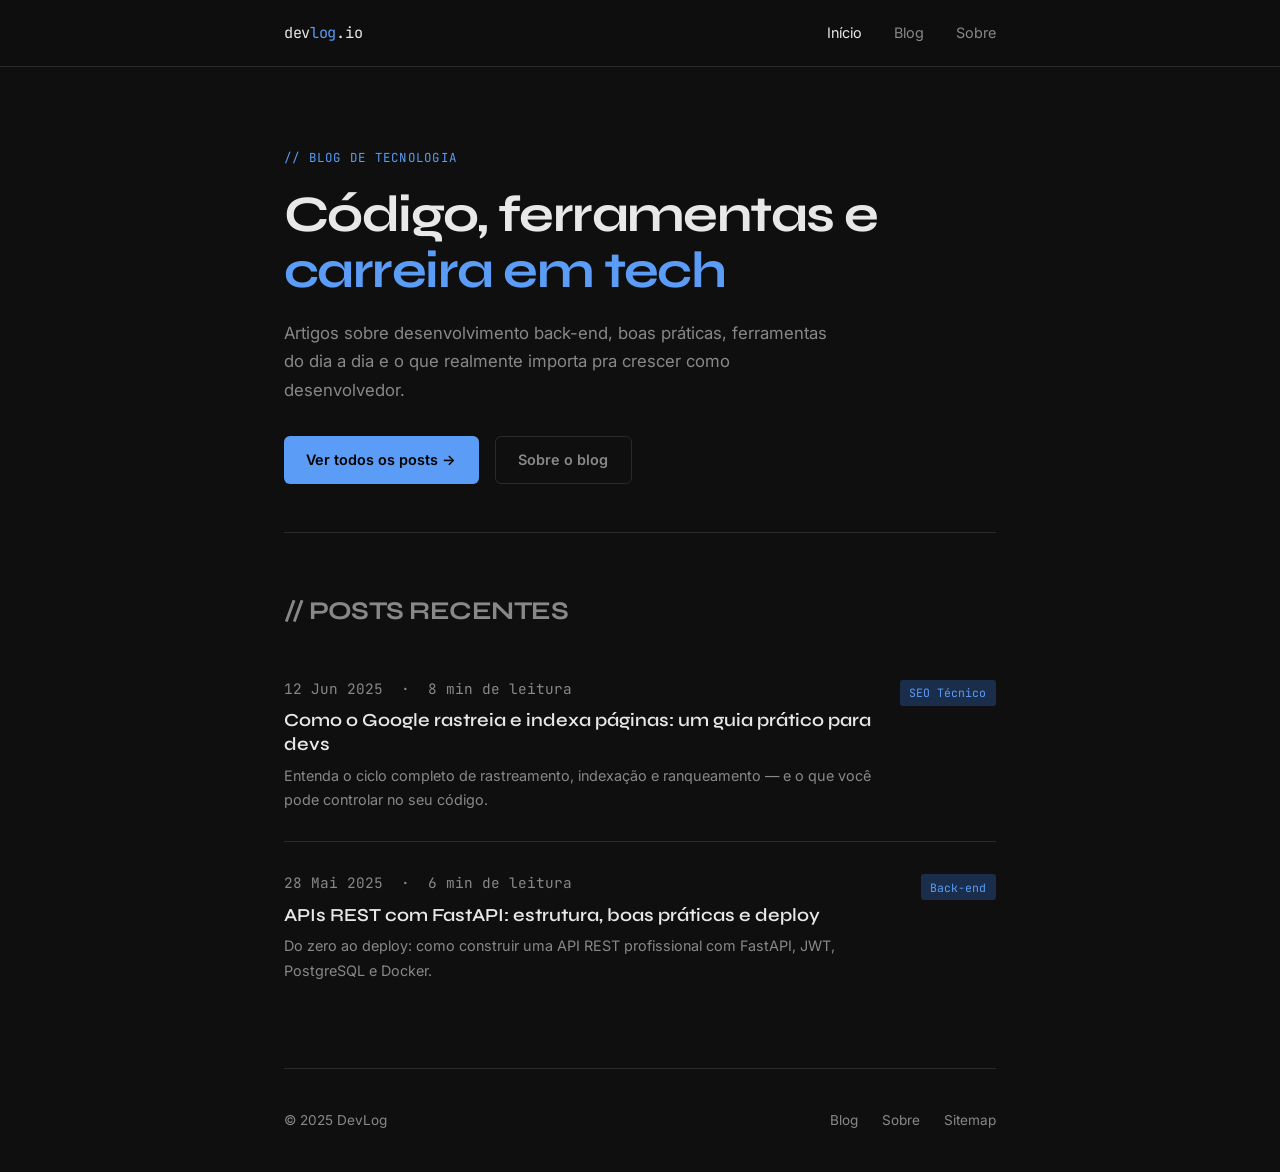
<file: index.html>
<!doctype html>
<html lang="pt-BR">
  <head>
    <meta name="referrer" content="strict-origin-when-cross-origin" />
     <!-- Google tag (gtag.js) -->
    <script async src="https://www.googletagmanager.com/gtag/js?id=G-HTND6VY05K"></script>
    <script>
      window.dataLayer = window.dataLayer || [];
      function gtag(){dataLayer.push(arguments);}
      gtag('js', new Date());

      gtag('config', 'G-HTND6VY05K');
    </script>

    <meta charset="UTF-8" />
    <meta name="viewport" content="width=device-width, initial-scale=1.0" />
    <meta
      name="google-site-verification"
      content="j3n9p_rNJ2JUV6eii2PbiMdsbD_wMvGUTxcxkC35BM4"
    />

    <!-- SEO BÁSICO -->
    <title>DevLog – Programação, Ferramentas e Carreira em Tech</title>
    <meta
      name="description"
      content="Blog sobre desenvolvimento de software, ferramentas para devs, boas práticas de código e dicas de carreira na área de tecnologia."
    />
    <meta name="robots" content="index, follow" />
    <link
      rel="canonical"
      href="https://isaacteles-cmd.github.io/seo-lab/"
    />

    <!-- OPEN GRAPH (compartilhamento social) -->
    <meta property="og:type" content="website" />
    <meta
      property="og:title"
      content="DevLog – Programação, Ferramentas e Carreira em Tech"
    />
    <meta
      property="og:description"
      content="Blog sobre desenvolvimento de software, ferramentas para devs, boas práticas de código e dicas de carreira na área de tecnologia."
    />
    <meta
      property="og:url"
      content="https://isaacteles-cmd.github.io/seo-lab/"
    />
    <meta property="og:locale" content="pt_BR" />

    <!-- SCHEMA.ORG – WebSite -->
    <script type="application/ld+json">
      {
        "@context": "https://schema.org",
        "@type": "WebSite",
        "name": "DevLog",
        "url": "https://isaacteles-cmd.github.io/seo-lab/",
        "description": "Blog sobre desenvolvimento de software, ferramentas e carreira em tech",
        "inLanguage": "pt-BR",
        "potentialAction": {
          "@type": "SearchAction",
          "target": "https://isaacteles-cmd.github.io/seo-lab/blog.html?q={search_term_string}",
          "query-input": "required name=search_term_string"
        }
      }
    </script>

    <link rel="stylesheet" href="css/style.css" />
    <link rel="preconnect" href="https://fonts.googleapis.com" />
    <link rel="preconnect" href="https://fonts.gstatic.com" crossorigin />
    <link rel="stylesheet" href="https://fonts.googleapis.com/css2?family=Syne:wght@600;700&family=Inter:wght@400;500&family=JetBrains+Mono:wght@400;500&display=swap" media="print" onload="this.media='all'" />
    <noscript><link rel="stylesheet" href="https://fonts.googleapis.com/css2?family=Syne:wght@600;700&family=Inter:wght@400;500&family=JetBrains+Mono:wght@400;500&display=swap" /></noscript>
  </head>
  <body>
    <nav>
      <div class="nav-inner">
        <a href="index.html" class="nav-logo">dev<span>log</span>.io</a>
        <ul class="nav-links">
          <li><a href="index.html" class="active">Início</a></li>
          <li><a href="blog.html">Blog</a></li>
          <li><a href="sobre.html">Sobre</a></li>
        </ul>
      </div>
    </nav>

    <main>
      <div class="container">
        <section class="hero">
          <p class="hero-eyebrow">// blog de tecnologia</p>
          <h1>Código, ferramentas e<br /><em>carreira em tech</em></h1>
          <p class="hero-desc">
            Artigos sobre desenvolvimento back-end, boas práticas, ferramentas
            do dia a dia e o que realmente importa pra crescer como
            desenvolvedor.
          </p>
          <div style="display: flex; gap: 1rem; flex-wrap: wrap">
            <a href="blog.html" class="btn">Ver todos os posts →</a>
            <a href="sobre.html" class="btn btn-ghost">Sobre o blog</a>
          </div>
        </section>

        <section class="section">
          <h2 class="section-label">// posts recentes</h2>
          <div class="post-grid">
            <article class="post-card">
              <div>
                <p class="post-meta">
                  12 Jun 2025 &nbsp;·&nbsp; 8 min de leitura
                </p>
                <h3>
                  <a href="post-1.html"
                    >Como o Google rastreia e indexa páginas: um guia prático
                    para devs</a
                  >
                </h3>
                <p>
                  Entenda o ciclo completo de rastreamento, indexação e
                  ranqueamento — e o que você pode controlar no seu código.
                </p>
              </div>
              <span class="post-tag">SEO Técnico</span>
            </article>

            <article class="post-card">
              <div>
                <p class="post-meta">
                  28 Mai 2025 &nbsp;·&nbsp; 6 min de leitura
                </p>
                <h3>
                  <a href="post-2.html"
                    >APIs REST com FastAPI: estrutura, boas práticas e deploy</a
                  >
                </h3>
                <p>
                  Do zero ao deploy: como construir uma API REST profissional
                  com FastAPI, JWT, PostgreSQL e Docker.
                </p>
              </div>
              <span class="post-tag">Back-end</span>
            </article>
          </div>
        </section>
      </div>
    </main>

    <footer>
      <div class="footer-inner">
        <span>© 2025 DevLog</span>
        <div class="footer-links">
          <a href="blog.html">Blog</a>
          <a href="sobre.html">Sobre</a>
          <a href="sitemap.xml">Sitemap</a>
        </div>
      </div>
    </footer>
  </body>
</html>
</file>
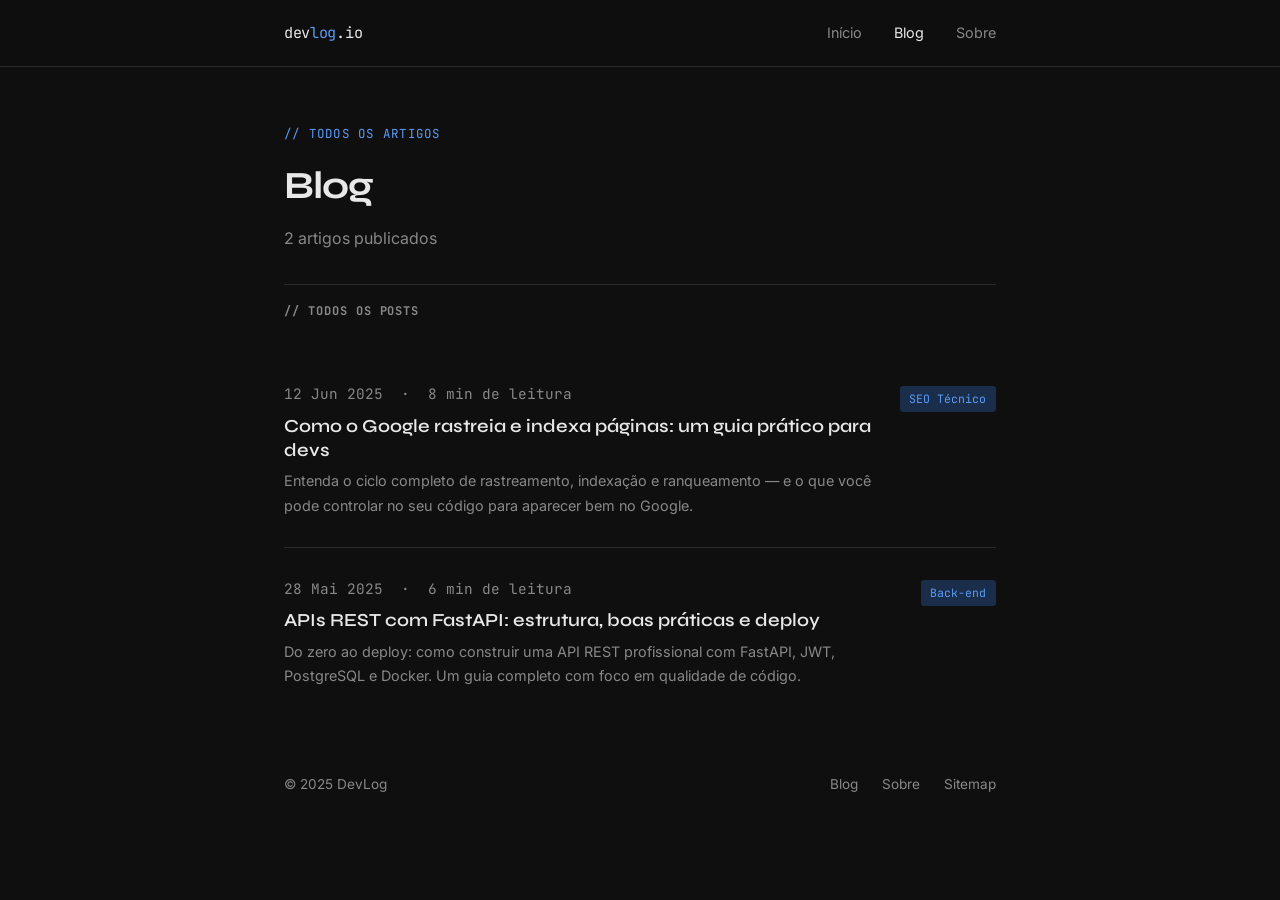
<file: blog.html>
<!doctype html>
<html lang="pt-BR">
  <head>

    <meta name="referrer" content="strict-origin-when-cross-origin" />
     <!-- Google tag (gtag.js) -->
    <script async src="https://www.googletagmanager.com/gtag/js?id=G-HTND6VY05K"></script>
    <script>
      window.dataLayer = window.dataLayer || [];
      function gtag(){dataLayer.push(arguments);}
      gtag('js', new Date());

      gtag('config', 'G-HTND6VY05K');
    </script>

    <meta charset="UTF-8" />
    <meta name="viewport" content="width=device-width, initial-scale=1.0" />
    <meta
      name="google-site-verification"
      content="j3n9p_rNJ2JUV6eii2PbiMdsbD_wMvGUTxcxkC35BM4"
    />

    <!-- SEO BÁSICO -->
    <title>Blog – DevLog | Artigos sobre Desenvolvimento e Tech</title>
    <meta
      name="description"
      content="Todos os artigos do DevLog: desenvolvimento back-end, SEO técnico, ferramentas para devs e dicas de carreira em tecnologia."
    />
    <meta name="robots" content="index, follow" />
    <link
      rel="canonical"
      href="https://isaacteles-cmd.github.io/seo-lab/blog.html"
    />

    <!-- OPEN GRAPH -->
    <meta property="og:type" content="website" />
    <meta
      property="og:title"
      content="Blog – DevLog | Artigos sobre Desenvolvimento e Tech"
    />
    <meta
      property="og:description"
      content="Todos os artigos do DevLog: desenvolvimento back-end, SEO técnico, ferramentas para devs e dicas de carreira em tecnologia."
    />
    <meta
      property="og:url"
      content="https://isaacteles-cmd.github.io/seo-lab/blog.html"
    />
    <meta property="og:locale" content="pt_BR" />

    <!-- SCHEMA.ORG – Blog -->
    <script type="application/ld+json">
      {
        "@context": "https://schema.org",
        "@type": "Blog",
        "name": "DevLog",
        "url": "https://isaacteles-cmd.github.io/seo-lab/blog.html",
        "description": "Artigos sobre desenvolvimento de software e tecnologia",
        "inLanguage": "pt-BR",
        "blogPost": [
          {
            "@type": "BlogPosting",
            "headline": "Como o Google rastreia e indexa páginas: um guia prático para devs",
            "url": "https://isaacteles-cmd.github.io/seo-lab/post-1.html",
            "datePublished": "2025-06-12"
          },
          {
            "@type": "BlogPosting",
            "headline": "APIs REST com FastAPI: estrutura, boas práticas e deploy",
            "url": "https://isaacteles-cmd.github.io/seo-lab/post-2.html",
            "datePublished": "2025-05-28"
          }
        ]
      }
    </script>

    <link rel="stylesheet" href="css/style.css" />
    <link rel="preconnect" href="https://fonts.googleapis.com" />
    <link rel="preconnect" href="https://fonts.gstatic.com" crossorigin />
    <link rel="stylesheet" href="https://fonts.googleapis.com/css2?family=Syne:wght@600;700&family=Inter:wght@400;500&family=JetBrains+Mono:wght@400;500&display=swap" media="print" onload="this.media='all'" />
    <noscript><link rel="stylesheet" href="https://fonts.googleapis.com/css2?family=Syne:wght@600;700&family=Inter:wght@400;500&family=JetBrains+Mono:wght@400;500&display=swap" /></noscript>
  </head>
  <body>
    <nav>
      <div class="nav-inner">
        <a href="index.html" class="nav-logo">dev<span>log</span>.io</a>
        <ul class="nav-links">
          <li><a href="index.html">Início</a></li>
          <li><a href="blog.html" class="active">Blog</a></li>
          <li><a href="sobre.html">Sobre</a></li>
        </ul>
      </div>
    </nav>

    <main>
      <div class="container">
        <section class="article-header">
          <p class="hero-eyebrow">// todos os artigos</p>
          <h1>Blog</h1>
          <p style="color: var(--muted); margin-top: 0.5rem">
            2 artigos publicados
          </p>
        </section>

        <section style="padding: 1rem 0">
          <h2 class="section-label">// todos os posts</h2>
          <div class="post-grid">
            <article class="post-card">
              <div>
                <p class="post-meta">
                  12 Jun 2025 &nbsp;·&nbsp; 8 min de leitura
                </p>
                <h3>
                  <a href="post-1.html"
                    >Como o Google rastreia e indexa páginas: um guia prático
                    para devs</a
                  >
                </h3>
                <p>
                  Entenda o ciclo completo de rastreamento, indexação e
                  ranqueamento — e o que você pode controlar no seu código para
                  aparecer bem no Google.
                </p>
              </div>
              <span class="post-tag">SEO Técnico</span>
            </article>

            <article class="post-card">
              <div>
                <p class="post-meta">
                  28 Mai 2025 &nbsp;·&nbsp; 6 min de leitura
                </p>
                <h3>
                  <a href="post-2.html"
                    >APIs REST com FastAPI: estrutura, boas práticas e deploy</a
                  >
                </h3>
                <p>
                  Do zero ao deploy: como construir uma API REST profissional
                  com FastAPI, JWT, PostgreSQL e Docker. Um guia completo com
                  foco em qualidade de código.
                </p>
              </div>
              <span class="post-tag">Back-end</span>
            </article>
          </div>
        </section>
      </div>
    </main>

    <footer>
      <div class="footer-inner">
        <span>© 2025 DevLog</span>
        <div class="footer-links">
          <a href="blog.html">Blog</a>
          <a href="sobre.html">Sobre</a>
          <a href="sitemap.xml">Sitemap</a>
        </div>
      </div>
    </footer>
  </body>
</html>
</file>
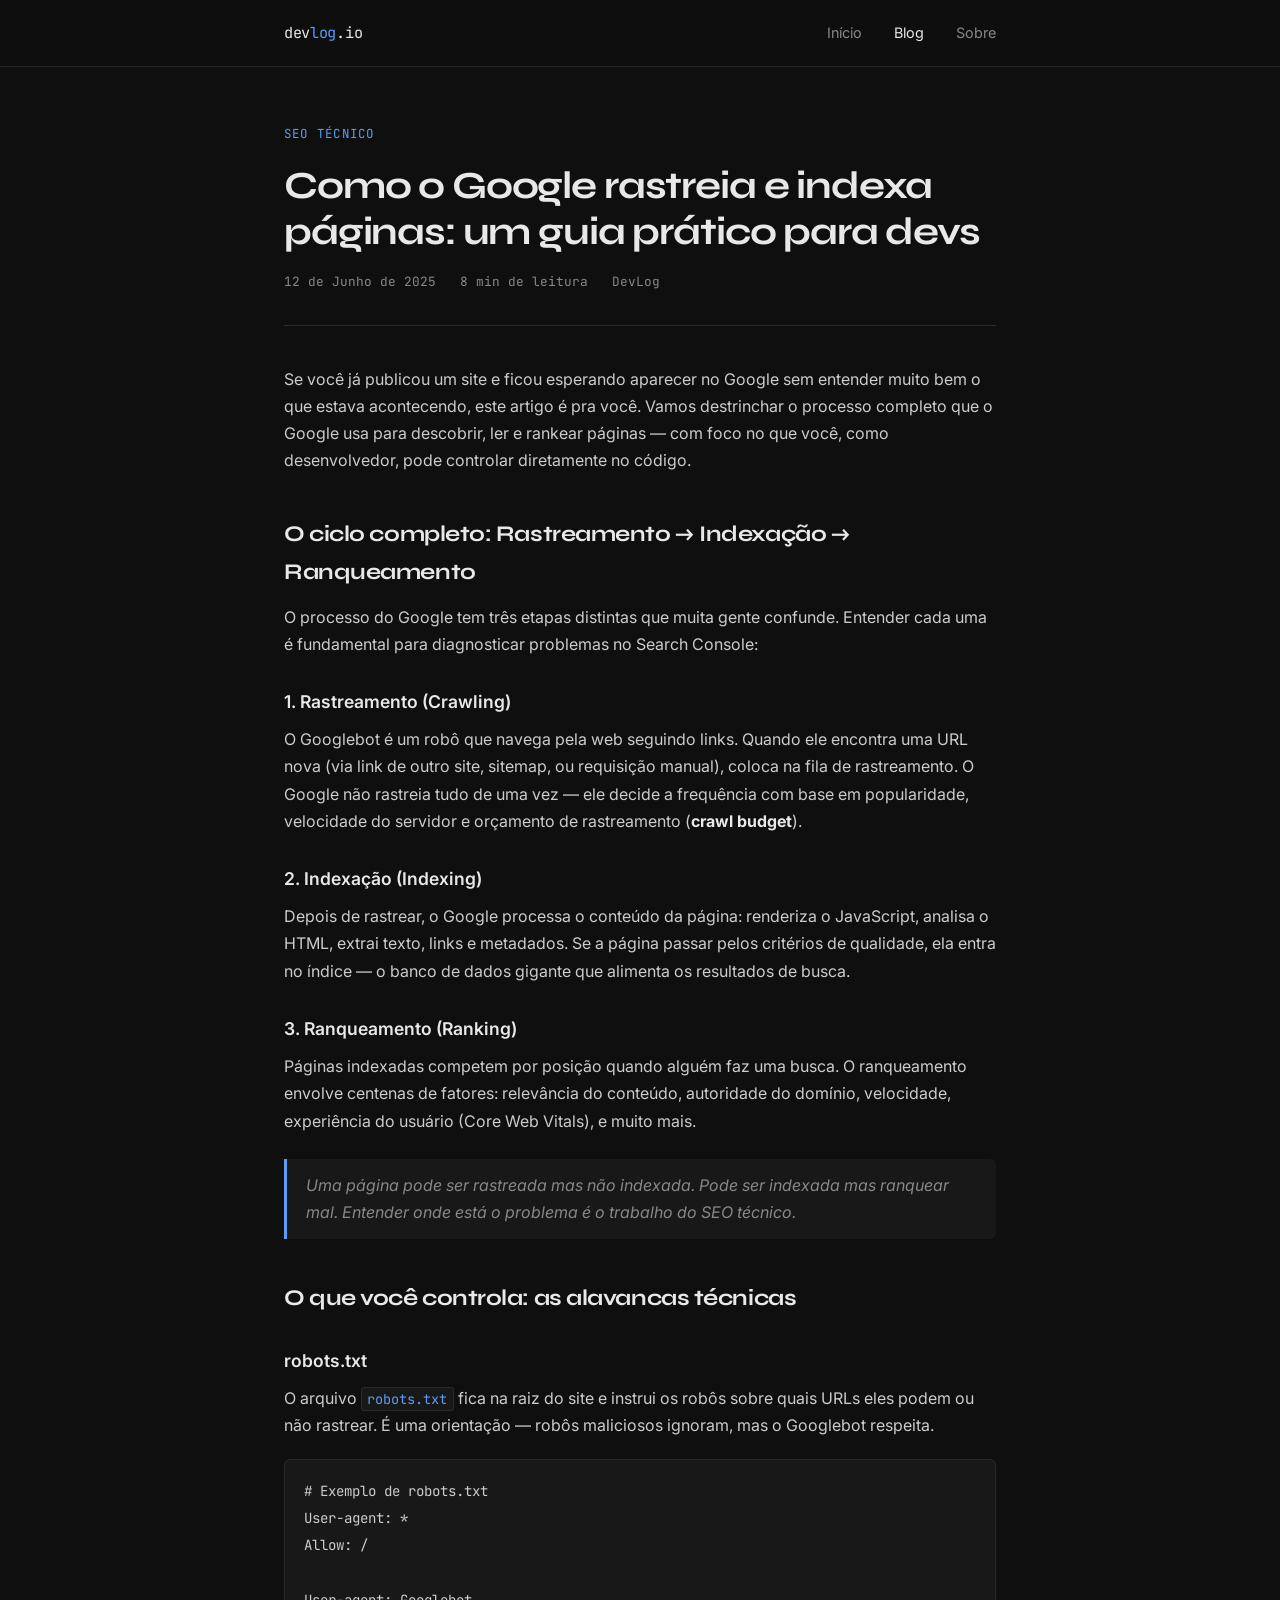
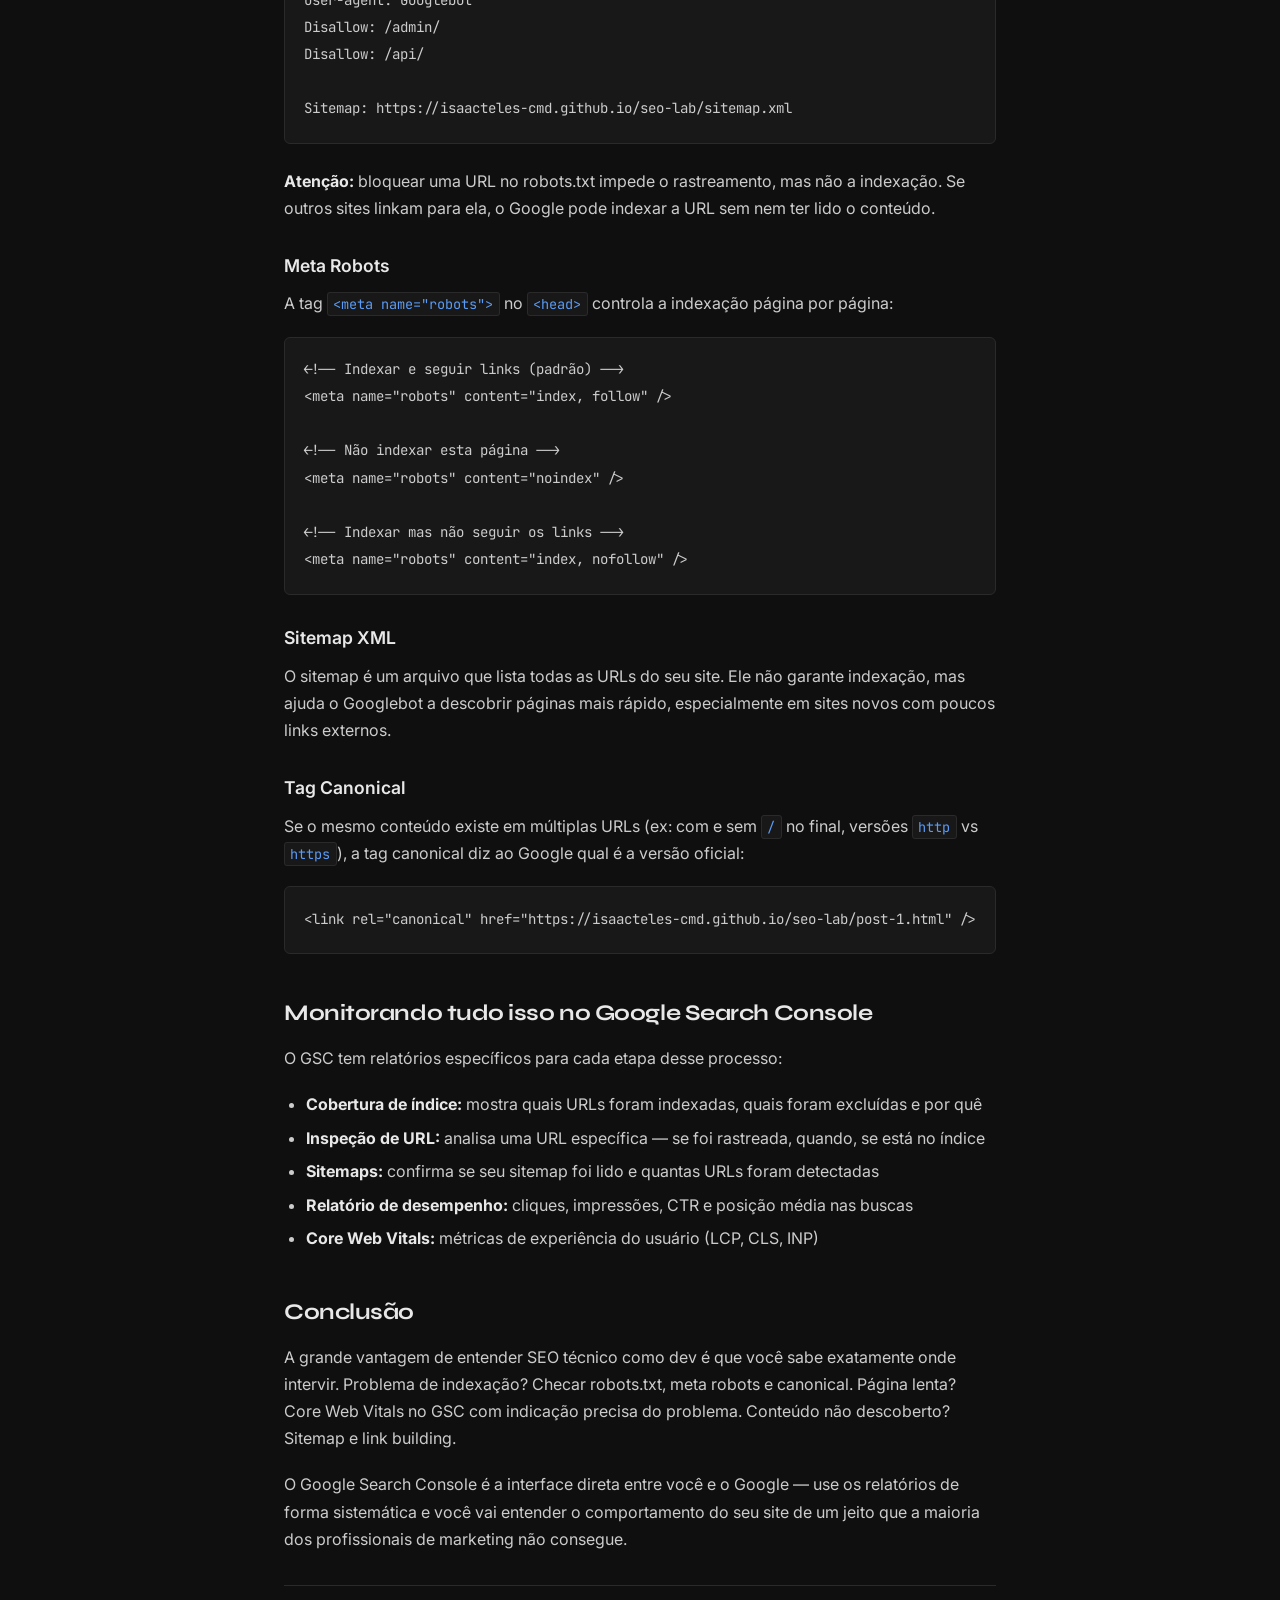
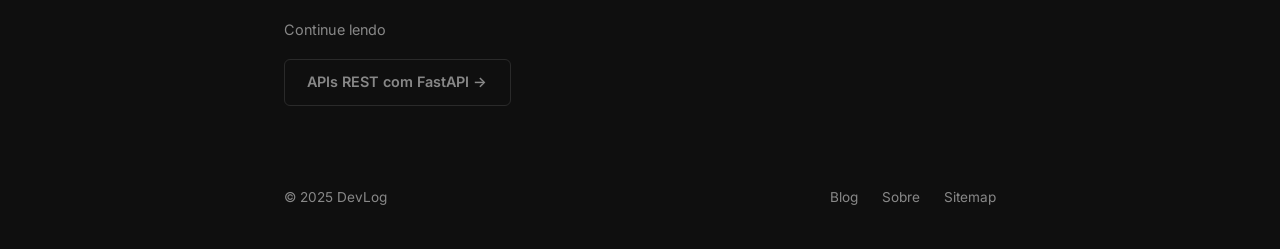
<file: post-1.html>
<!doctype html>
<html lang="pt-BR">
  <head>
    <meta name="referrer" content="strict-origin-when-cross-origin" />
     <!-- Google tag (gtag.js) -->
    <script async src="https://www.googletagmanager.com/gtag/js?id=G-HTND6VY05K"></script>
    <script>
      window.dataLayer = window.dataLayer || [];
      function gtag(){dataLayer.push(arguments);}
      gtag('js', new Date());

      gtag('config', 'G-HTND6VY05K');
    </script>

    <meta charset="UTF-8" />
    <meta name="viewport" content="width=device-width, initial-scale=1.0" />
    <meta
      name="google-site-verification"
      content="j3n9p_rNJ2JUV6eii2PbiMdsbD_wMvGUTxcxkC35BM4"
    />

    <!-- SEO BÁSICO -->
    <title>
      Como o Google Rastreia e Indexa Páginas – DevLog
    </title>
    <meta
      name="description"
      content="Entenda como o Googlebot rastreia e indexa páginas, e o que você controla via robots.txt, sitemap e meta tags."
    />
    <meta name="robots" content="index, follow" />
    <link
      rel="canonical"
      href="https://isaacteles-cmd.github.io/seo-lab/post-1.html"
    />

    <!-- OPEN GRAPH -->
    <meta property="og:type" content="article" />
    <meta
      property="og:title"
      content="Como o Google Rastreia e Indexa Páginas"
    />
    <meta
      property="og:description"
      content="Entenda como o Googlebot funciona e o que você pode controlar no seu código para aparecer bem no Google."
    />
    <meta
      property="og:url"
      content="https://isaacteles-cmd.github.io/seo-lab/post-1.html"
    />
    <meta property="og:locale" content="pt_BR" />
    <meta property="article:published_time" content="2025-06-12" />
    <meta property="article:author" content="DevLog" />
    <meta property="article:tag" content="SEO Técnico" />
    <meta property="article:tag" content="Google Search Console" />

    <!-- SCHEMA.ORG – BlogPosting -->
    <script type="application/ld+json">
      {
        "@context": "https://schema.org",
        "@type": "BlogPosting",
        "headline": "Como o Google Rastreia e Indexa Páginas: um guia prático para devs",
        "description": "Entenda o ciclo completo de rastreamento, indexação e ranqueamento do Google e o que você pode controlar no seu código.",
        "url": "https://isaacteles-cmd.github.io/seo-lab/post-1.html",
        "datePublished": "2025-06-12",
        "dateModified": "2025-06-12",
        "inLanguage": "pt-BR",
        "author": {
          "@type": "Person",
          "name": "DevLog"
        },
        "publisher": {
          "@type": "Organization",
          "name": "DevLog",
          "url": "https://isaacteles-cmd.github.io/seo-lab/"
        },
        "mainEntityOfPage": {
          "@type": "WebPage",
          "@id": "https://isaacteles-cmd.github.io/seo-lab/post-1.html"
        },
        "keywords": [
          "SEO técnico",
          "Google Search Console",
          "rastreamento",
          "indexação",
          "Googlebot",
          "robots.txt",
          "sitemap"
        ]
      }
    </script>

    <link rel="stylesheet" href="css/style.css" />
    <link rel="preconnect" href="https://fonts.googleapis.com" />
    <link rel="preconnect" href="https://fonts.gstatic.com" crossorigin />
    <link rel="stylesheet" href="https://fonts.googleapis.com/css2?family=Syne:wght@600;700&family=Inter:wght@400;500&family=JetBrains+Mono:wght@400;500&display=swap" media="print" onload="this.media='all'" />
    <noscript><link rel="stylesheet" href="https://fonts.googleapis.com/css2?family=Syne:wght@600;700&family=Inter:wght@400;500&family=JetBrains+Mono:wght@400;500&display=swap" /></noscript>
  </head>
  <body>
    <nav>
      <div class="nav-inner">
        <a href="index.html" class="nav-logo">dev<span>log</span>.io</a>
        <ul class="nav-links">
          <li><a href="index.html">Início</a></li>
          <li><a href="blog.html" class="active">Blog</a></li>
          <li><a href="sobre.html">Sobre</a></li>
        </ul>
      </div>
    </nav>

    <main>
      <div class="container">
        <header class="article-header">
          <p class="hero-eyebrow">SEO Técnico</p>
          <h1>
            Como o Google rastreia e indexa páginas: um guia prático para devs
          </h1>
          <div class="article-meta">
            <span>12 de Junho de 2025</span>
            <span>8 min de leitura</span>
            <span>DevLog</span>
          </div>
        </header>

        <article class="article-body">
          <p>
            Se você já publicou um site e ficou esperando aparecer no Google sem
            entender muito bem o que estava acontecendo, este artigo é pra você.
            Vamos destrinchar o processo completo que o Google usa para
            descobrir, ler e rankear páginas — com foco no que você, como
            desenvolvedor, pode controlar diretamente no código.
          </p>

          <h2>O ciclo completo: Rastreamento → Indexação → Ranqueamento</h2>

          <p>
            O processo do Google tem três etapas distintas que muita gente
            confunde. Entender cada uma é fundamental para diagnosticar
            problemas no Search Console:
          </p>

          <h3>1. Rastreamento (Crawling)</h3>
          <p>
            O Googlebot é um robô que navega pela web seguindo links. Quando ele
            encontra uma URL nova (via link de outro site, sitemap, ou
            requisição manual), coloca na fila de rastreamento. O Google não
            rastreia tudo de uma vez — ele decide a frequência com base em
            popularidade, velocidade do servidor e orçamento de rastreamento
            (<strong>crawl budget</strong>).
          </p>

          <h3>2. Indexação (Indexing)</h3>
          <p>
            Depois de rastrear, o Google processa o conteúdo da página:
            renderiza o JavaScript, analisa o HTML, extrai texto, links e
            metadados. Se a página passar pelos critérios de qualidade, ela
            entra no índice — o banco de dados gigante que alimenta os
            resultados de busca.
          </p>

          <h3>3. Ranqueamento (Ranking)</h3>
          <p>
            Páginas indexadas competem por posição quando alguém faz uma busca.
            O ranqueamento envolve centenas de fatores: relevância do conteúdo,
            autoridade do domínio, velocidade, experiência do usuário (Core Web
            Vitals), e muito mais.
          </p>

          <blockquote>
            Uma página pode ser rastreada mas não indexada. Pode ser indexada
            mas ranquear mal. Entender onde está o problema é o trabalho do SEO
            técnico.
          </blockquote>

          <h2>O que você controla: as alavancas técnicas</h2>

          <h3>robots.txt</h3>
          <p>
            O arquivo <code>robots.txt</code> fica na raiz do site e instrui os
            robôs sobre quais URLs eles podem ou não rastrear. É uma orientação
            — robôs maliciosos ignoram, mas o Googlebot respeita.
          </p>

          <pre><code># Exemplo de robots.txt
User-agent: *
Allow: /

User-agent: Googlebot
Disallow: /admin/
Disallow: /api/

Sitemap: https://isaacteles-cmd.github.io/seo-lab/sitemap.xml</code></pre>

          <p>
            <strong>Atenção:</strong> bloquear uma URL no robots.txt impede o
            rastreamento, mas não a indexação. Se outros sites linkam para ela,
            o Google pode indexar a URL sem nem ter lido o conteúdo.
          </p>

          <h3>Meta Robots</h3>
          <p>
            A tag <code>&lt;meta name="robots"&gt;</code> no
            <code>&lt;head&gt;</code> controla a indexação página por página:
          </p>

          <pre><code>&lt;!-- Indexar e seguir links (padrão) --&gt;
&lt;meta name="robots" content="index, follow" /&gt;

&lt;!-- Não indexar esta página --&gt;
&lt;meta name="robots" content="noindex" /&gt;

&lt;!-- Indexar mas não seguir os links --&gt;
&lt;meta name="robots" content="index, nofollow" /&gt;</code></pre>

          <h3>Sitemap XML</h3>
          <p>
            O sitemap é um arquivo que lista todas as URLs do seu site. Ele não
            garante indexação, mas ajuda o Googlebot a descobrir páginas mais
            rápido, especialmente em sites novos com poucos links externos.
          </p>

          <h3>Tag Canonical</h3>
          <p>
            Se o mesmo conteúdo existe em múltiplas URLs (ex: com e sem
            <code>/</code> no final, versões <code>http</code> vs
            <code>https</code>), a tag canonical diz ao Google qual é a versão
            oficial:
          </p>

          <pre><code>&lt;link rel="canonical" href="https://isaacteles-cmd.github.io/seo-lab/post-1.html" /&gt;</code></pre>

          <h2>Monitorando tudo isso no Google Search Console</h2>

          <p>
            O GSC tem relatórios específicos para cada etapa desse processo:
          </p>

          <ul>
            <li>
              <strong>Cobertura de índice:</strong> mostra quais URLs foram
              indexadas, quais foram excluídas e por quê
            </li>
            <li>
              <strong>Inspeção de URL:</strong> analisa uma URL específica — se
              foi rastreada, quando, se está no índice
            </li>
            <li>
              <strong>Sitemaps:</strong> confirma se seu sitemap foi lido e
              quantas URLs foram detectadas
            </li>
            <li>
              <strong>Relatório de desempenho:</strong> cliques, impressões, CTR
              e posição média nas buscas
            </li>
            <li>
              <strong>Core Web Vitals:</strong> métricas de experiência do
              usuário (LCP, CLS, INP)
            </li>
          </ul>

          <h2>Conclusão</h2>

          <p>
            A grande vantagem de entender SEO técnico como dev é que você sabe
            exatamente onde intervir. Problema de indexação? Checar robots.txt,
            meta robots e canonical. Página lenta? Core Web Vitals no GSC com
            indicação precisa do problema. Conteúdo não descoberto? Sitemap e
            link building.
          </p>

          <p>
            O Google Search Console é a interface direta entre você e o Google —
            use os relatórios de forma sistemática e você vai entender o
            comportamento do seu site de um jeito que a maioria dos
            profissionais de marketing não consegue.
          </p>

          <div class="read-more">
            <p
              style="
                color: var(--muted);
                font-size: 0.9rem;
                margin-bottom: 1rem;
              "
            >
              Continue lendo
            </p>
            <a href="post-2.html" class="btn btn-ghost"
              >APIs REST com FastAPI →</a
            >
          </div>
        </article>
      </div>
    </main>

    <footer>
      <div class="footer-inner">
        <span>© 2025 DevLog</span>
        <div class="footer-links">
          <a href="blog.html">Blog</a>
          <a href="sobre.html">Sobre</a>
          <a href="sitemap.xml">Sitemap</a>
        </div>
      </div>
    </footer>
  </body>
</html>
</file>
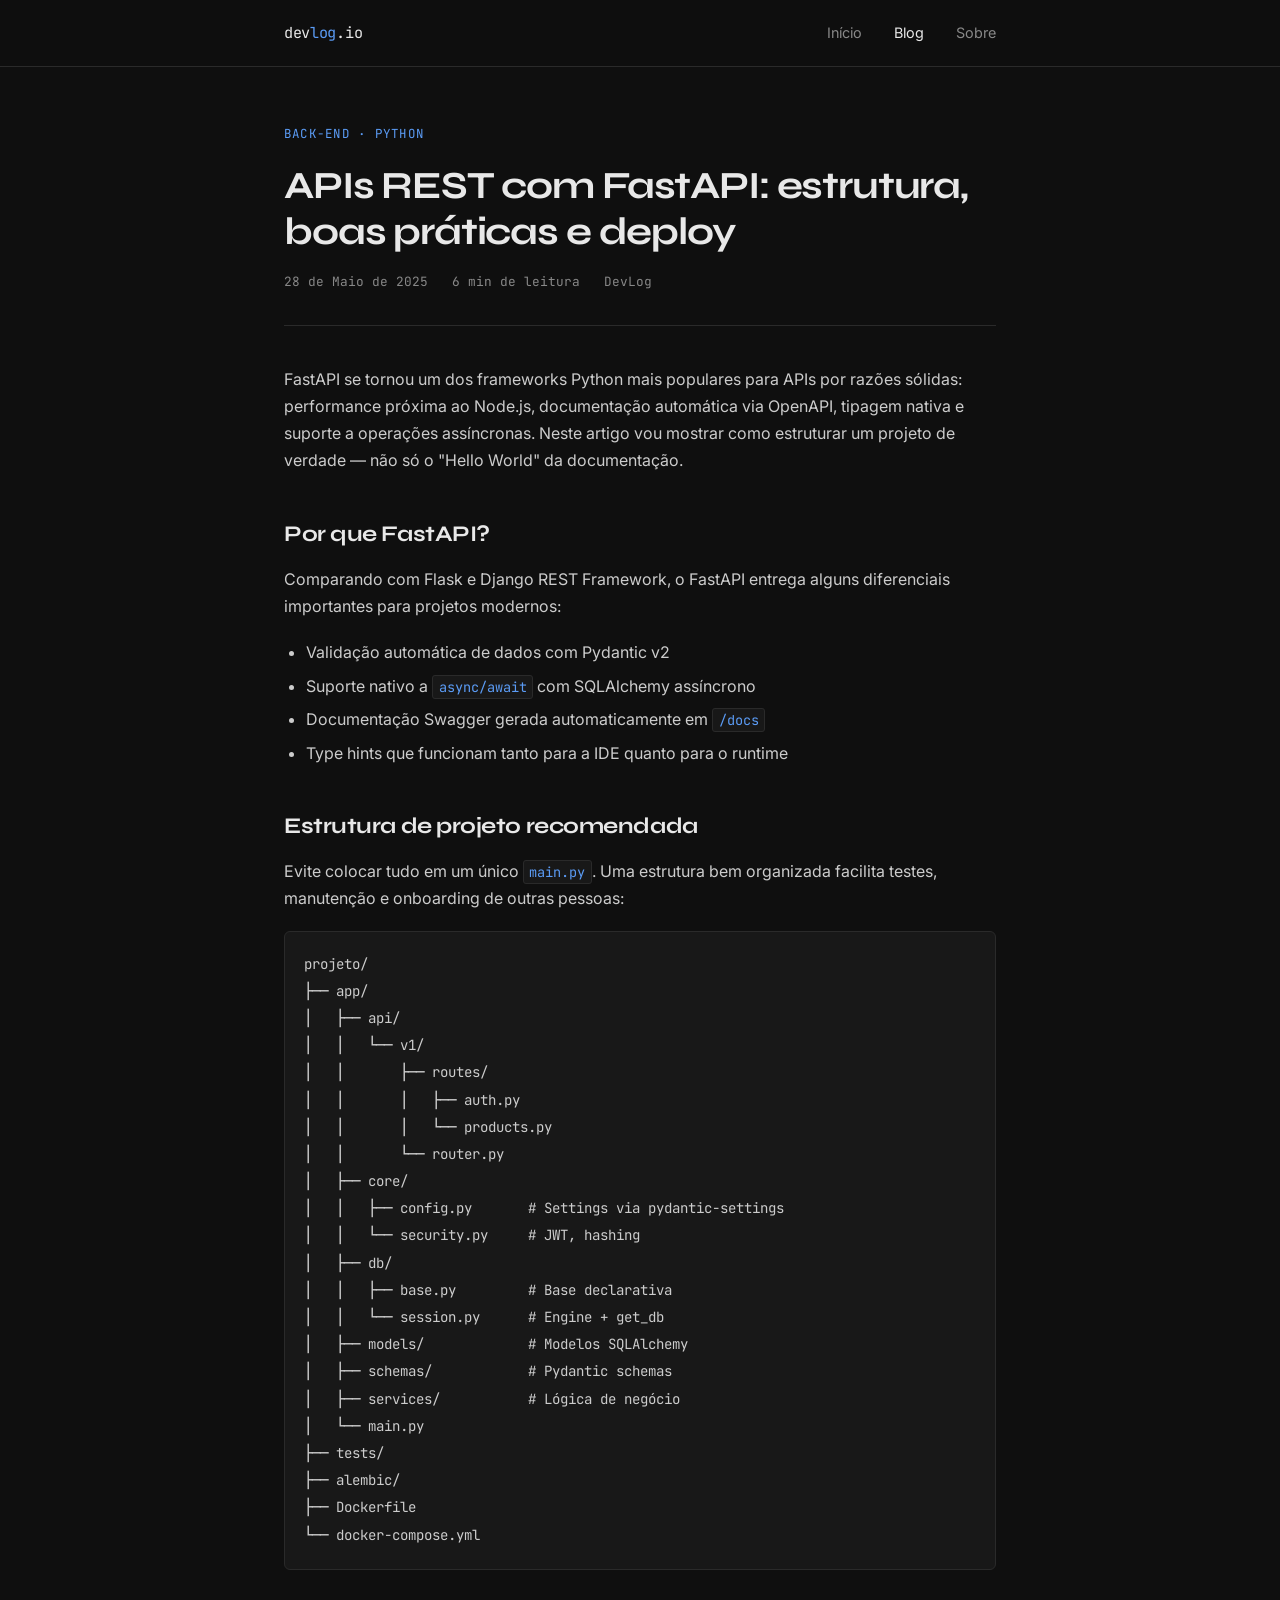
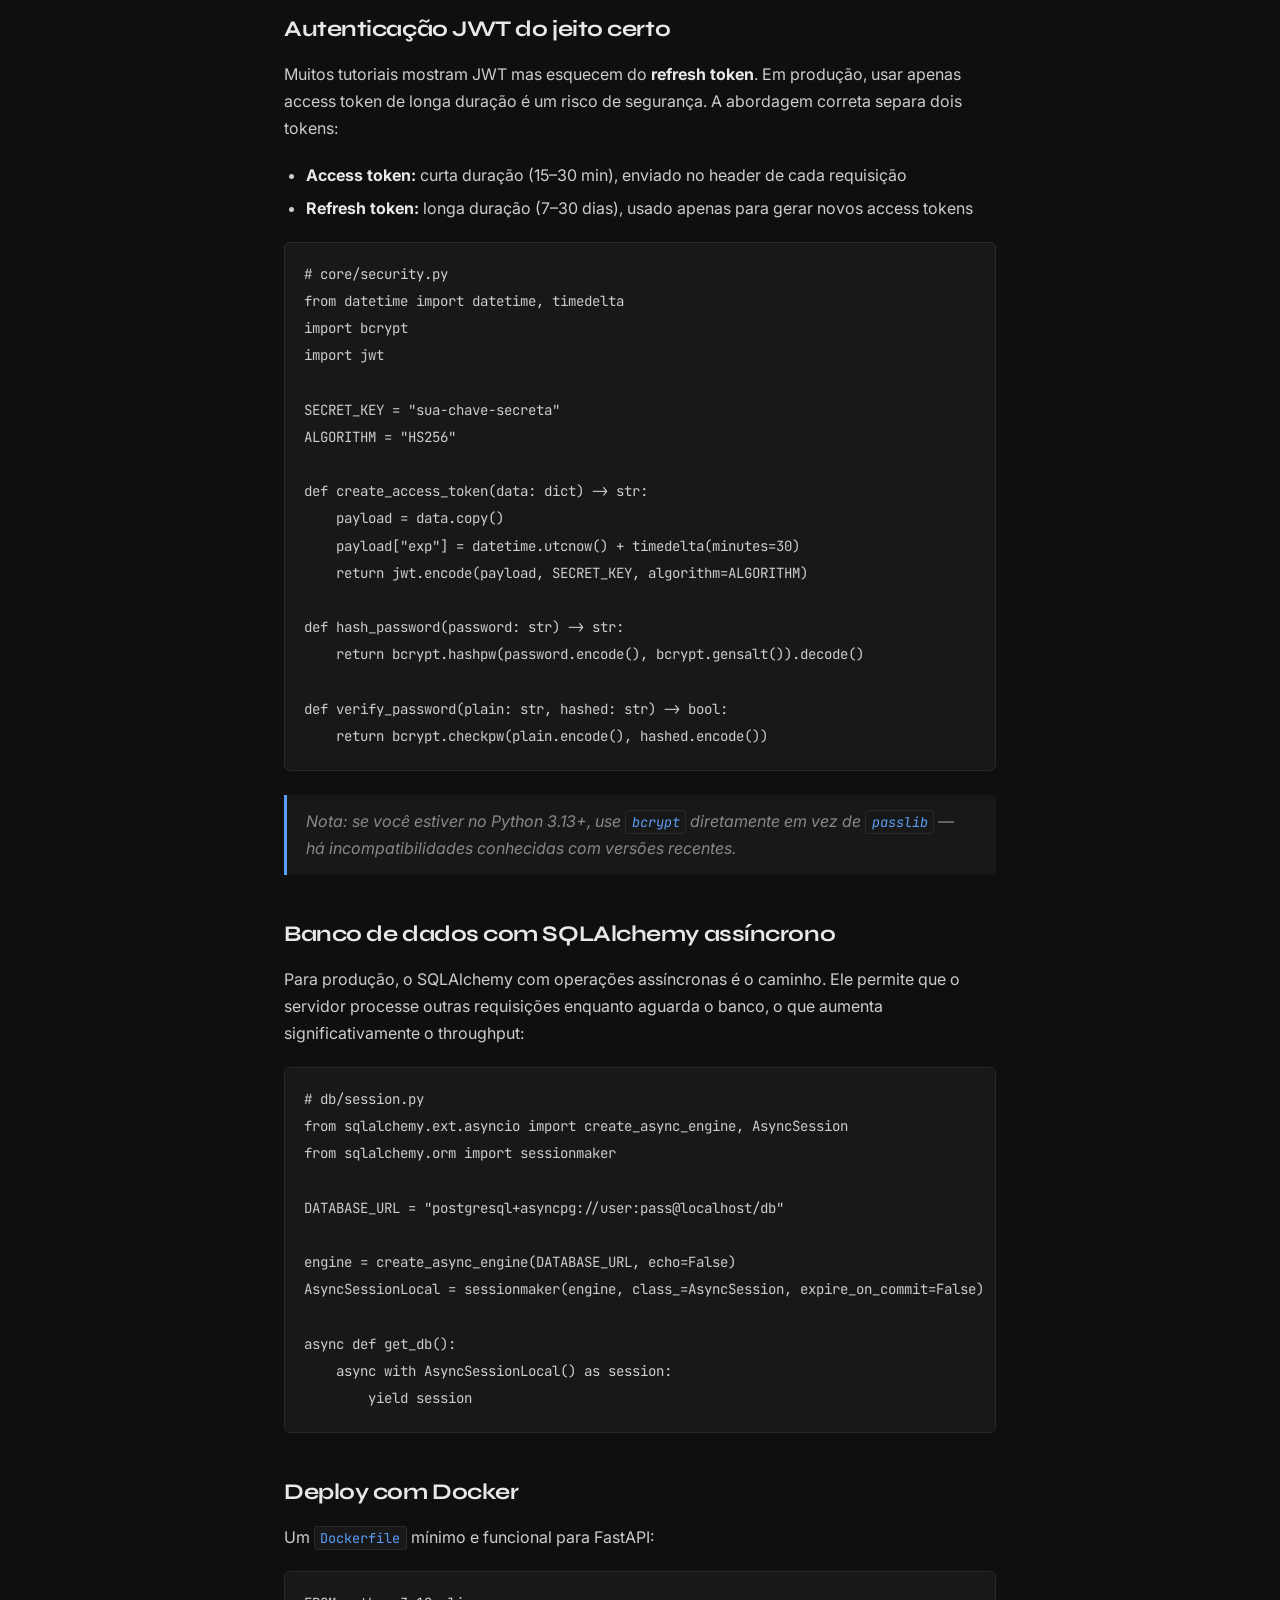
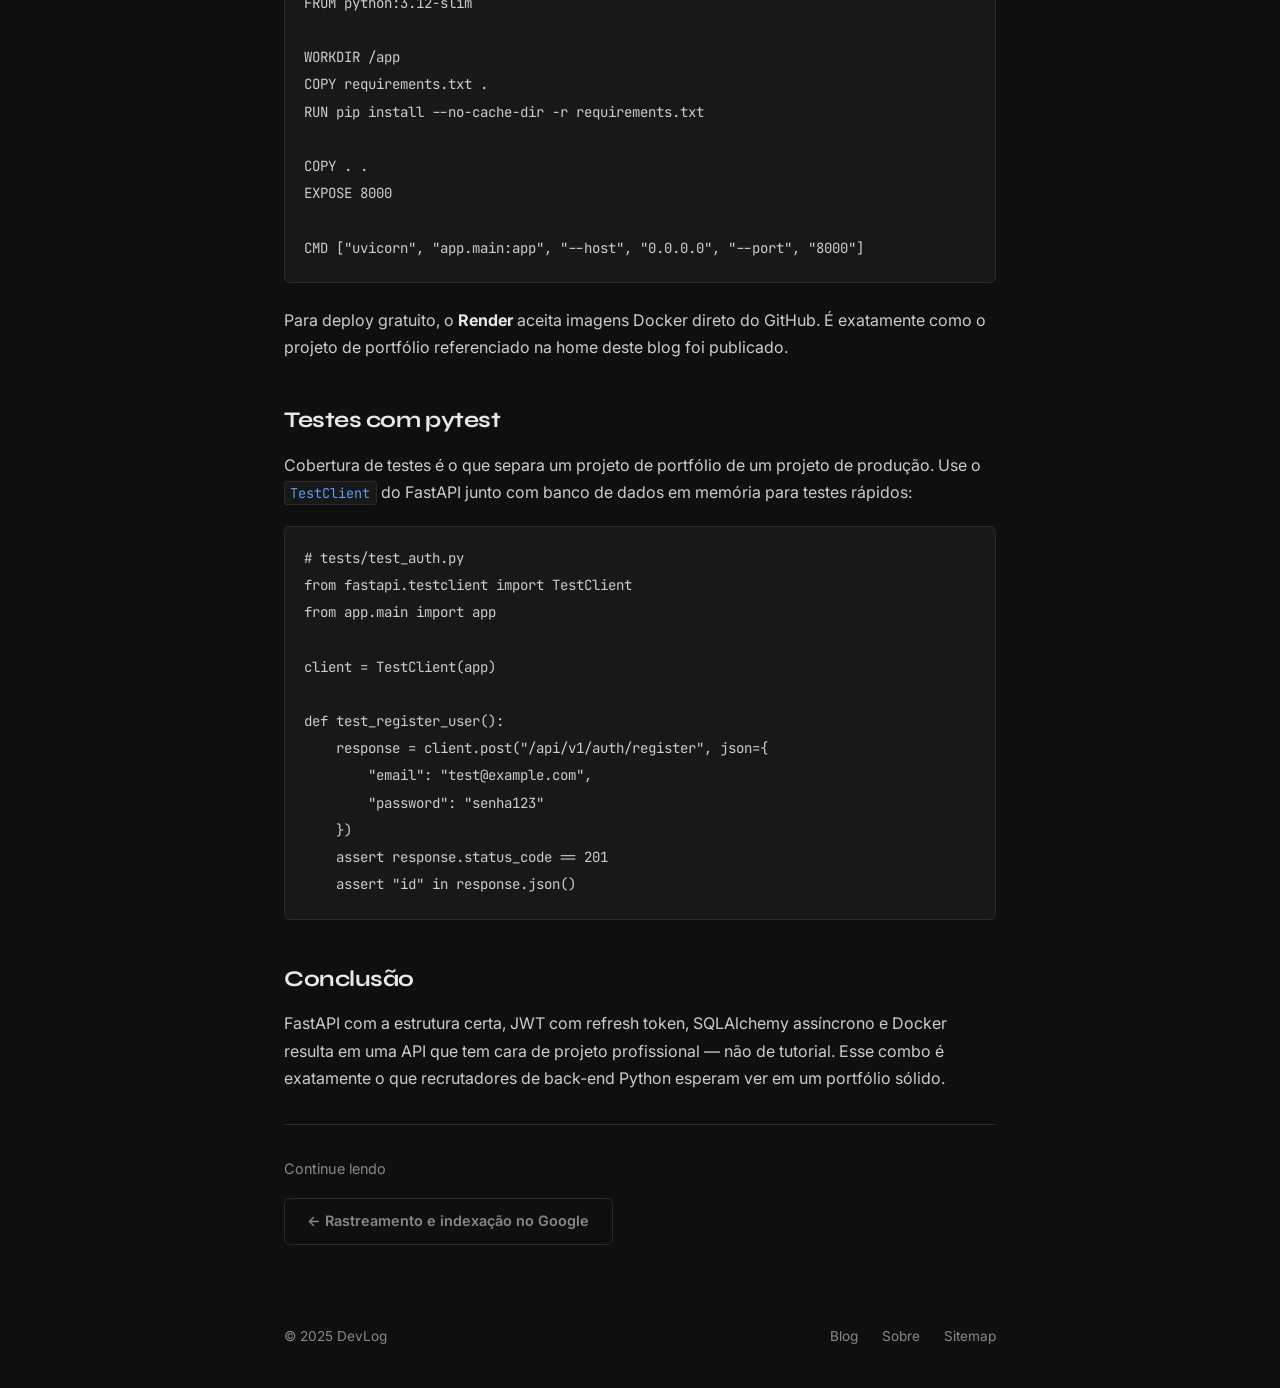
<file: post-2.html>
<!doctype html>
<html lang="pt-BR">
  <head>
    <meta name="referrer" content="strict-origin-when-cross-origin" />
     <!-- Google tag (gtag.js) -->
    <script async src="https://www.googletagmanager.com/gtag/js?id=G-HTND6VY05K"></script>
    <script>
      window.dataLayer = window.dataLayer || [];
      function gtag(){dataLayer.push(arguments);}
      gtag('js', new Date());

      gtag('config', 'G-HTND6VY05K');
    </script>

    <meta charset="UTF-8" />
    <meta name="viewport" content="width=device-width, initial-scale=1.0" />
    <meta
      name="google-site-verification"
      content="j3n9p_rNJ2JUV6eii2PbiMdsbD_wMvGUTxcxkC35BM4"
    />

    <!-- SEO BÁSICO -->
    <title>
      APIs REST com FastAPI: Guia Completo – DevLog
    </title>
    <meta
      name="description"
      content="Guia completo para construir uma API REST com FastAPI: JWT, PostgreSQL, Alembic e deploy com Docker."
    />
    <meta name="robots" content="index, follow" />
    <link
      rel="canonical"
      href="https://isaacteles-cmd.github.io/seo-lab/post-2.html"
    />

    <!-- OPEN GRAPH -->
    <meta property="og:type" content="article" />
    <meta
      property="og:title"
      content="APIs REST com FastAPI: Guia Completo"
    />
    <meta
      property="og:description"
      content="Guia completo: FastAPI + JWT + PostgreSQL + Docker. Do zero ao ambiente de produção."
    />
    <meta
      property="og:url"
      content="https://isaacteles-cmd.github.io/seo-lab/post-2.html"
    />
    <meta property="og:locale" content="pt_BR" />
    <meta property="article:published_time" content="2025-05-28" />
    <meta property="article:author" content="DevLog" />
    <meta property="article:tag" content="Python" />
    <meta property="article:tag" content="FastAPI" />
    <meta property="article:tag" content="Back-end" />

    <!-- SCHEMA.ORG – BlogPosting -->
    <script type="application/ld+json">
      {
        "@context": "https://schema.org",
        "@type": "BlogPosting",
        "headline": "APIs REST com FastAPI: estrutura, boas práticas e deploy",
        "description": "Guia completo sobre como construir uma API REST com FastAPI, JWT, PostgreSQL, Alembic e deploy com Docker.",
        "url": "https://isaacteles-cmd.github.io/seo-lab/post-2.html",
        "datePublished": "2025-05-28",
        "dateModified": "2025-05-28",
        "inLanguage": "pt-BR",
        "author": {
          "@type": "Person",
          "name": "DevLog"
        },
        "publisher": {
          "@type": "Organization",
          "name": "DevLog",
          "url": "https://isaacteles-cmd.github.io/seo-lab/"
        },
        "mainEntityOfPage": {
          "@type": "WebPage",
          "@id": "https://isaacteles-cmd.github.io/seo-lab/post-2.html"
        },
        "keywords": [
          "FastAPI",
          "Python",
          "API REST",
          "JWT",
          "PostgreSQL",
          "Docker",
          "back-end"
        ]
      }
    </script>

    <link rel="stylesheet" href="css/style.css" />
    <link rel="preconnect" href="https://fonts.googleapis.com" />
    <link rel="preconnect" href="https://fonts.gstatic.com" crossorigin />
    <link rel="stylesheet" href="https://fonts.googleapis.com/css2?family=Syne:wght@600;700&family=Inter:wght@400;500&family=JetBrains+Mono:wght@400;500&display=swap" media="print" onload="this.media='all'" />
    <noscript><link rel="stylesheet" href="https://fonts.googleapis.com/css2?family=Syne:wght@600;700&family=Inter:wght@400;500&family=JetBrains+Mono:wght@400;500&display=swap" /></noscript>
  </head>
  <body>
    <nav>
      <div class="nav-inner">
        <a href="index.html" class="nav-logo">dev<span>log</span>.io</a>
        <ul class="nav-links">
          <li><a href="index.html">Início</a></li>
          <li><a href="blog.html" class="active">Blog</a></li>
          <li><a href="sobre.html">Sobre</a></li>
        </ul>
      </div>
    </nav>

    <main>
      <div class="container">
        <header class="article-header">
          <p class="hero-eyebrow">Back-end · Python</p>
          <h1>APIs REST com FastAPI: estrutura, boas práticas e deploy</h1>
          <div class="article-meta">
            <span>28 de Maio de 2025</span>
            <span>6 min de leitura</span>
            <span>DevLog</span>
          </div>
        </header>

        <article class="article-body">
          <p>
            FastAPI se tornou um dos frameworks Python mais populares para APIs
            por razões sólidas: performance próxima ao Node.js, documentação
            automática via OpenAPI, tipagem nativa e suporte a operações
            assíncronas. Neste artigo vou mostrar como estruturar um projeto de
            verdade — não só o "Hello World" da documentação.
          </p>

          <h2>Por que FastAPI?</h2>

          <p>
            Comparando com Flask e Django REST Framework, o FastAPI entrega
            alguns diferenciais importantes para projetos modernos:
          </p>

          <ul>
            <li>Validação automática de dados com Pydantic v2</li>
            <li>
              Suporte nativo a <code>async/await</code> com SQLAlchemy
              assíncrono
            </li>
            <li>
              Documentação Swagger gerada automaticamente em <code>/docs</code>
            </li>
            <li>
              Type hints que funcionam tanto para a IDE quanto para o runtime
            </li>
          </ul>

          <h2>Estrutura de projeto recomendada</h2>

          <p>
            Evite colocar tudo em um único <code>main.py</code>. Uma estrutura
            bem organizada facilita testes, manutenção e onboarding de outras
            pessoas:
          </p>

          <pre><code>projeto/
├── app/
│   ├── api/
│   │   └── v1/
│   │       ├── routes/
│   │       │   ├── auth.py
│   │       │   └── products.py
│   │       └── router.py
│   ├── core/
│   │   ├── config.py       # Settings via pydantic-settings
│   │   └── security.py     # JWT, hashing
│   ├── db/
│   │   ├── base.py         # Base declarativa
│   │   └── session.py      # Engine + get_db
│   ├── models/             # Modelos SQLAlchemy
│   ├── schemas/            # Pydantic schemas
│   ├── services/           # Lógica de negócio
│   └── main.py
├── tests/
├── alembic/
├── Dockerfile
└── docker-compose.yml</code></pre>

          <h2>Autenticação JWT do jeito certo</h2>

          <p>
            Muitos tutoriais mostram JWT mas esquecem do
            <strong>refresh token</strong>. Em produção, usar apenas access
            token de longa duração é um risco de segurança. A abordagem correta
            separa dois tokens:
          </p>

          <ul>
            <li>
              <strong>Access token:</strong> curta duração (15–30 min), enviado
              no header de cada requisição
            </li>
            <li>
              <strong>Refresh token:</strong> longa duração (7–30 dias), usado
              apenas para gerar novos access tokens
            </li>
          </ul>

          <pre><code># core/security.py
from datetime import datetime, timedelta
import bcrypt
import jwt

SECRET_KEY = "sua-chave-secreta"
ALGORITHM = "HS256"

def create_access_token(data: dict) -> str:
    payload = data.copy()
    payload["exp"] = datetime.utcnow() + timedelta(minutes=30)
    return jwt.encode(payload, SECRET_KEY, algorithm=ALGORITHM)

def hash_password(password: str) -> str:
    return bcrypt.hashpw(password.encode(), bcrypt.gensalt()).decode()

def verify_password(plain: str, hashed: str) -> bool:
    return bcrypt.checkpw(plain.encode(), hashed.encode())</code></pre>

          <blockquote>
            Nota: se você estiver no Python 3.13+, use
            <code>bcrypt</code> diretamente em vez de <code>passlib</code> — há
            incompatibilidades conhecidas com versões recentes.
          </blockquote>

          <h2>Banco de dados com SQLAlchemy assíncrono</h2>

          <p>
            Para produção, o SQLAlchemy com operações assíncronas é o caminho.
            Ele permite que o servidor processe outras requisições enquanto
            aguarda o banco, o que aumenta significativamente o throughput:
          </p>

          <pre><code># db/session.py
from sqlalchemy.ext.asyncio import create_async_engine, AsyncSession
from sqlalchemy.orm import sessionmaker

DATABASE_URL = "postgresql+asyncpg://user:pass@localhost/db"

engine = create_async_engine(DATABASE_URL, echo=False)
AsyncSessionLocal = sessionmaker(engine, class_=AsyncSession, expire_on_commit=False)

async def get_db():
    async with AsyncSessionLocal() as session:
        yield session</code></pre>

          <h2>Deploy com Docker</h2>

          <p>Um <code>Dockerfile</code> mínimo e funcional para FastAPI:</p>

          <pre><code>FROM python:3.12-slim

WORKDIR /app
COPY requirements.txt .
RUN pip install --no-cache-dir -r requirements.txt

COPY . .
EXPOSE 8000

CMD ["uvicorn", "app.main:app", "--host", "0.0.0.0", "--port", "8000"]</code></pre>

          <p>
            Para deploy gratuito, o <strong>Render</strong> aceita imagens
            Docker direto do GitHub. É exatamente como o projeto de portfólio
            referenciado na home deste blog foi publicado.
          </p>

          <h2>Testes com pytest</h2>

          <p>
            Cobertura de testes é o que separa um projeto de portfólio de um
            projeto de produção. Use o <code>TestClient</code> do FastAPI junto
            com banco de dados em memória para testes rápidos:
          </p>

          <pre><code># tests/test_auth.py
from fastapi.testclient import TestClient
from app.main import app

client = TestClient(app)

def test_register_user():
    response = client.post("/api/v1/auth/register", json={
        "email": "test@example.com",
        "password": "senha123"
    })
    assert response.status_code == 201
    assert "id" in response.json()</code></pre>

          <h2>Conclusão</h2>

          <p>
            FastAPI com a estrutura certa, JWT com refresh token, SQLAlchemy
            assíncrono e Docker resulta em uma API que tem cara de projeto
            profissional — não de tutorial. Esse combo é exatamente o que
            recrutadores de back-end Python esperam ver em um portfólio sólido.
          </p>

          <div class="read-more">
            <p
              style="
                color: var(--muted);
                font-size: 0.9rem;
                margin-bottom: 1rem;
              "
            >
              Continue lendo
            </p>
            <a href="post-1.html" class="btn btn-ghost"
              >← Rastreamento e indexação no Google</a
            >
          </div>
        </article>
      </div>
    </main>

    <footer>
      <div class="footer-inner">
        <span>© 2025 DevLog</span>
        <div class="footer-links">
          <a href="blog.html">Blog</a>
          <a href="sobre.html">Sobre</a>
          <a href="sitemap.xml">Sitemap</a>
        </div>
      </div>
    </footer>
  </body>
</html>
</file>
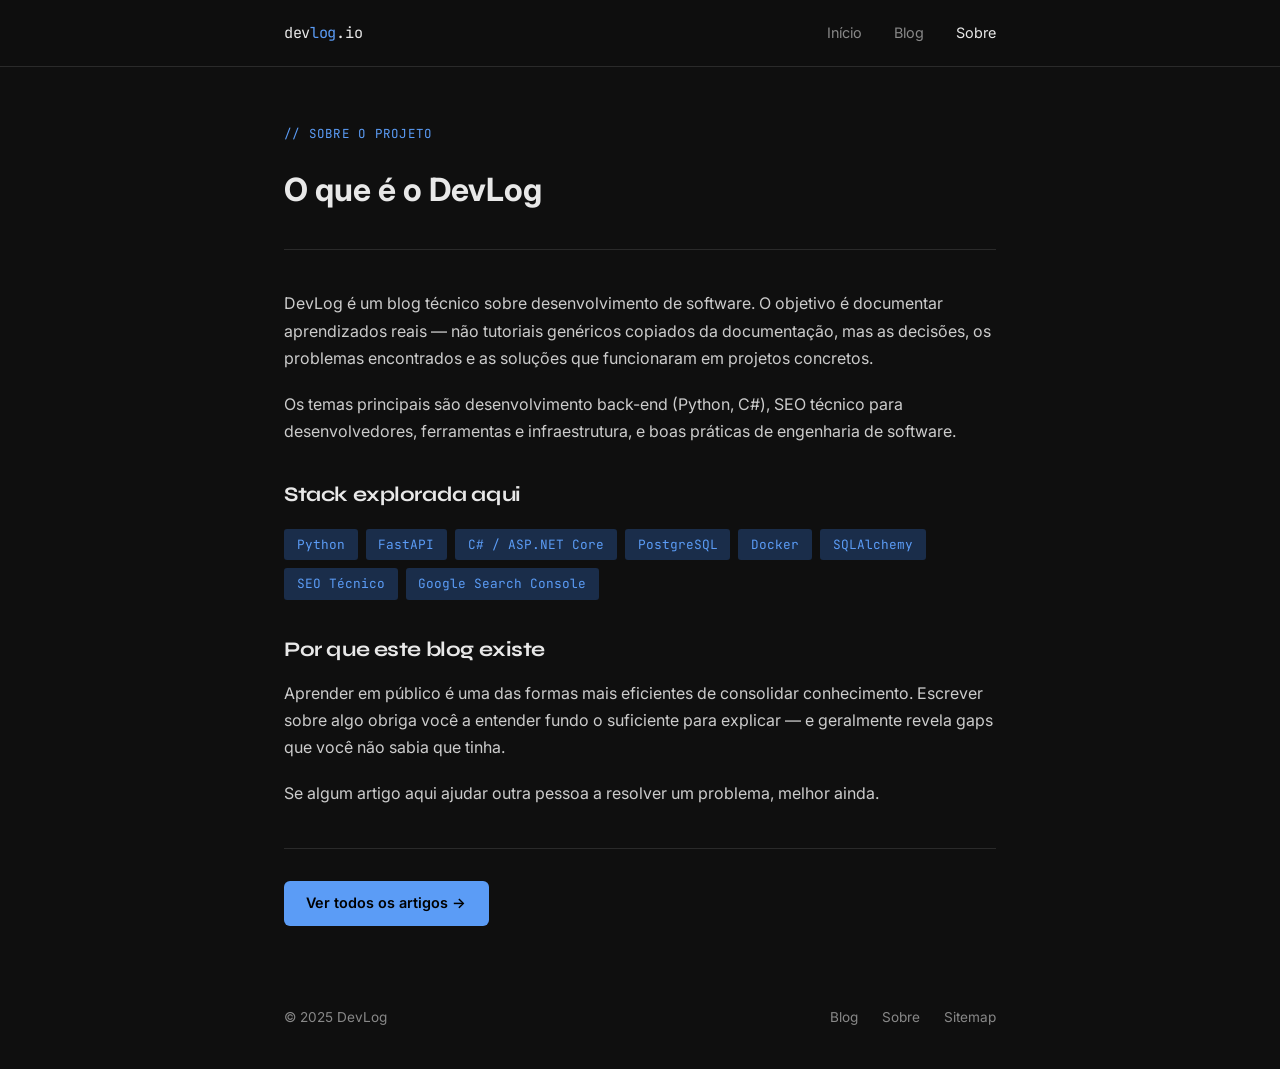
<file: sobre.html>
<!doctype html>
<html lang="pt-BR">
  <head>
    <meta name="referrer" content="strict-origin-when-cross-origin" /> <!-- avoid Missing Referrer-Policy warning --> 
     <!-- Google tag (gtag.js) -->
    <script async src="https://www.googletagmanager.com/gtag/js?id=G-HTND6VY05K"></script>
    <script>
      window.dataLayer = window.dataLayer || [];
      function gtag(){dataLayer.push(arguments);}
      gtag('js', new Date());

      gtag('config', 'G-HTND6VY05K');
    </script>

    <meta charset="UTF-8" />
    <meta name="viewport" content="width=device-width, initial-scale=1.0" />
    <meta
      name="google-site-verification"
      content="j3n9p_rNJ2JUV6eii2PbiMdsbD_wMvGUTxcxkC35BM4"
    />

    <!-- SEO BÁSICO -->
    <title>Sobre – DevLog | Blog de Tecnologia e Desenvolvimento</title>
    <meta
      name="description"
      content="DevLog é um blog sobre desenvolvimento de software, SEO técnico e ferramentas para devs. Conheça o projeto e quem está por trás dele."
    />
    <meta name="robots" content="index, follow" />
    <link
      rel="canonical"
      href="https://isaacteles-cmd.github.io/seo-lab/sobre.html"
    />

    <!-- OPEN GRAPH -->
    <meta property="og:type" content="website" />
    <meta property="og:title" content="Sobre – DevLog" />
    <meta
      property="og:description"
      content="DevLog é um blog sobre desenvolvimento de software, SEO técnico e ferramentas para devs."
    />
    <meta
      property="og:url"
      content="https://isaacteles-cmd.github.io/seo-lab/sobre.html"
    />
    <meta property="og:locale" content="pt_BR" />

    <!-- SCHEMA.ORG – AboutPage -->
    <script type="application/ld+json">
      {
        "@context": "https://schema.org",
        "@type": "AboutPage",
        "name": "Sobre o DevLog",
        "url": "https://isaacteles-cmd.github.io/seo-lab/sobre.html",
        "description": "DevLog é um blog sobre desenvolvimento de software, SEO técnico e ferramentas para devs.",
        "inLanguage": "pt-BR",
        "isPartOf": {
          "@type": "WebSite",
          "name": "DevLog",
          "url": "https://isaacteles-cmd.github.io/seo-lab/"
        }
      }
    </script>

    <link rel="stylesheet" href="css/style.css" />
    <link rel="preconnect" href="https://fonts.googleapis.com" />
    <link rel="preconnect" href="https://fonts.gstatic.com" crossorigin />
    <link rel="stylesheet" href="https://fonts.googleapis.com/css2?family=Syne:wght@600;700&family=Inter:wght@400;500&family=JetBrains+Mono:wght@400;500&display=swap" media="print" onload="this.media='all'" />
    <noscript><link rel="stylesheet" href="https://fonts.googleapis.com/css2?family=Syne:wght@600;700&family=Inter:wght@400;500&family=JetBrains+Mono:wght@400;500&display=swap" /></noscript>
  </head>
  <body>
    <nav>
      <div class="nav-inner">
        <a href="index.html" class="nav-logo">dev<span>log</span>.io</a>
        <ul class="nav-links">
          <li><a href="index.html">Início</a></li>
          <li><a href="blog.html">Blog</a></li>
          <li><a href="sobre.html" class="active">Sobre</a></li>
        </ul>
      </div>
    </nav>

    <main>
      <div class="container">
        <header class="about-header">
          <p class="hero-eyebrow">// sobre o projeto</p>
          <h1>O que é o DevLog</h1>
        </header>

        <section class="about-body">
          <p>
            DevLog é um blog técnico sobre desenvolvimento de software. O
            objetivo é documentar aprendizados reais — não tutoriais genéricos
            copiados da documentação, mas as decisões, os problemas encontrados
            e as soluções que funcionaram em projetos concretos.
          </p>

          <p>
            Os temas principais são desenvolvimento back-end (Python, C#), SEO
            técnico para desenvolvedores, ferramentas e infraestrutura, e boas
            práticas de engenharia de software.
          </p>

          <h2
            style="
              font-family: var(--font-display);
              font-size: 1.3rem;
              margin: 2rem 0 0.8rem;
              letter-spacing: -0.02em;
            "
          >
            Stack explorada aqui
          </h2>

          <ul class="skill-list">
            <li>Python</li>
            <li>FastAPI</li>
            <li>C# / ASP.NET Core</li>
            <li>PostgreSQL</li>
            <li>Docker</li>
            <li>SQLAlchemy</li>
            <li>SEO Técnico</li>
            <li>Google Search Console</li>
          </ul>

          <h2
            style="
              font-family: var(--font-display);
              font-size: 1.3rem;
              margin: 2rem 0 0.8rem;
              letter-spacing: -0.02em;
            "
          >
            Por que este blog existe
          </h2>

          <p>
            Aprender em público é uma das formas mais eficientes de consolidar
            conhecimento. Escrever sobre algo obriga você a entender fundo o
            suficiente para explicar — e geralmente revela gaps que você não
            sabia que tinha.
          </p>

          <p>
            Se algum artigo aqui ajudar outra pessoa a resolver um problema,
            melhor ainda.
          </p>

          <div
            style="
              margin-top: 2.5rem;
              padding-top: 2rem;
              border-top: 1px solid var(--border);
            "
          >
            <a href="blog.html" class="btn">Ver todos os artigos →</a>
          </div>
        </section>
      </div>
    </main>

    <footer>
      <div class="footer-inner">
        <span>© 2025 DevLog</span>
        <div class="footer-links">
          <a href="blog.html">Blog</a>
          <a href="sobre.html">Sobre</a>
          <a href="sitemap.xml">Sitemap</a>
        </div>
      </div>
    </footer>
  </body>
</html>
</file>
<file: css/style.css>
/* === TOKENS === */
:root {
  --bg: #0f0f0f;
  --surface: #181818;
  --border: #2a2a2a;
  --text: #e8e8e8;
  --muted: #888;
  --accent: #5b9cf6;
  --accent-dim: #1a2d4a;
  --font-display: 'Syne', sans-serif;
  --font-body: 'Inter', sans-serif;
  --font-mono: 'JetBrains Mono', monospace;
  --max-w: 760px;
  --radius: 6px;
}

/* === RESET === */
*, *::before, *::after { box-sizing: border-box; margin: 0; padding: 0; }
html { scroll-behavior: smooth; }
body {
  background: var(--bg);
  color: var(--text);
  font-family: var(--font-body);
  font-size: 1rem;
  line-height: 1.7;
  -webkit-font-smoothing: antialiased;
}
img { max-width: 100%; display: block; }
a { color: var(--accent); text-decoration: none; }
a:hover { text-decoration: underline; }

/* === LAYOUT === */
.container {
  max-width: var(--max-w);
  margin: 0 auto;
  padding: 0 1.5rem;
}

/* === NAVBAR === */
nav {
  border-bottom: 1px solid var(--border);
  padding: 1.2rem 0;
  position: sticky;
  top: 0;
  background: rgba(15,15,15,0.92);
  backdrop-filter: blur(10px);
  z-index: 100;
}
.nav-inner {
  max-width: var(--max-w);
  margin: 0 auto;
  padding: 0 1.5rem;
  display: flex;
  align-items: center;
  justify-content: space-between;
}
.nav-logo {
  font-family: var(--font-mono);
  font-size: 0.95rem;
  color: var(--text);
  letter-spacing: -0.02em;
}
.nav-logo span { color: var(--accent); }
.nav-links {
  display: flex;
  gap: 2rem;
  list-style: none;
}
.nav-links a {
  color: var(--muted);
  font-size: 0.9rem;
  transition: color 0.2s;
}
.nav-links a:hover,
.nav-links a.active { color: var(--text); text-decoration: none; }

/* === HERO === */
.hero {
  padding: 5rem 0 3rem;
  border-bottom: 1px solid var(--border);
}
.hero-eyebrow {
  font-family: var(--font-mono);
  font-size: 0.78rem;
  color: var(--accent);
  letter-spacing: 0.1em;
  text-transform: uppercase;
  margin-bottom: 1.2rem;
}
.hero h1 {
  font-family: var(--font-display);
  font-size: clamp(2rem, 5vw, 3.2rem);
  font-weight: 700;
  line-height: 1.1;
  letter-spacing: -0.03em;
  margin-bottom: 1.2rem;
}
.hero h1 em {
  font-style: normal;
  color: var(--accent);
}
.hero-desc {
  font-size: 1.05rem;
  color: var(--muted);
  max-width: 560px;
  margin-bottom: 2rem;
}
.btn {
  display: inline-flex;
  align-items: center;
  gap: 0.5rem;
  background: var(--accent);
  color: #000;
  font-weight: 600;
  font-size: 0.9rem;
  padding: 0.65rem 1.4rem;
  border-radius: var(--radius);
  transition: opacity 0.2s;
}
.btn:hover { opacity: 0.85; text-decoration: none; }
.btn-ghost {
  background: transparent;
  color: var(--muted);
  border: 1px solid var(--border);
}
.btn-ghost:hover { color: var(--text); border-color: var(--muted); opacity: 1; }

/* === SECTION === */
.section { padding: 3.5rem 0; border-bottom: 1px solid var(--border); }
.section-label {
  font-family: var(--font-mono);
  font-size: 0.75rem;
  color: var(--muted);
  letter-spacing: 0.08em;
  text-transform: uppercase;
  margin-bottom: 2rem;
}
.section h2 {
  font-family: var(--font-display);
  font-size: 1.6rem;
  font-weight: 700;
  letter-spacing: -0.02em;
  margin-bottom: 1rem;
}

/* === POST CARDS === */
.post-grid { display: flex; flex-direction: column; gap: 0; }
.post-card {
  padding: 1.8rem 0;
  border-bottom: 1px solid var(--border);
  display: grid;
  grid-template-columns: 1fr auto;
  gap: 1rem;
  align-items: start;
}
.post-card:last-child { border-bottom: none; }
.post-meta {
  font-family: var(--font-mono);
  font-size: 0.75rem;
  color: var(--muted);
  margin-bottom: 0.5rem;
}
.post-card h3 {
  font-family: var(--font-display);
  font-size: 1.15rem;
  font-weight: 600;
  margin-bottom: 0.4rem;
  line-height: 1.3;
}
.post-card h3 a { color: var(--text); }
.post-card h3 a:hover { color: var(--accent); text-decoration: none; }
.post-card p { color: var(--muted); font-size: 0.9rem; }
.post-tag {
  font-family: var(--font-mono);
  font-size: 0.72rem;
  color: var(--accent);
  background: var(--accent-dim);
  padding: 0.2rem 0.6rem;
  border-radius: 3px;
  white-space: nowrap;
  align-self: start;
  margin-top: 0.2rem;
}

/* === ARTIGO === */
.article-header { padding: 3.5rem 0 2rem; border-bottom: 1px solid var(--border); }
.article-header h1 {
  font-family: var(--font-display);
  font-size: clamp(1.6rem, 4vw, 2.4rem);
  font-weight: 700;
  letter-spacing: -0.03em;
  line-height: 1.2;
  margin: 0.8rem 0 1rem;
}
.article-meta {
  font-family: var(--font-mono);
  font-size: 0.8rem;
  color: var(--muted);
  display: flex;
  gap: 1.5rem;
  flex-wrap: wrap;
}
.article-body { padding: 2.5rem 0; }
.article-body h2 {
  font-family: var(--font-display);
  font-size: 1.4rem;
  font-weight: 700;
  margin: 2.5rem 0 0.8rem;
  letter-spacing: -0.02em;
}
.article-body h3 {
  font-size: 1.1rem;
  font-weight: 600;
  margin: 1.8rem 0 0.6rem;
  color: var(--text);
}
.article-body p { margin-bottom: 1.2rem; color: #ccc; }
.article-body ul, .article-body ol {
  padding-left: 1.4rem;
  margin-bottom: 1.2rem;
  color: #ccc;
}
.article-body li { margin-bottom: 0.4rem; }
.article-body code {
  font-family: var(--font-mono);
  font-size: 0.85em;
  background: var(--surface);
  border: 1px solid var(--border);
  padding: 0.15em 0.4em;
  border-radius: 3px;
  color: var(--accent);
}
.article-body pre {
  background: var(--surface);
  border: 1px solid var(--border);
  border-radius: var(--radius);
  padding: 1.2rem;
  overflow-x: auto;
  margin-bottom: 1.5rem;
}
.article-body pre code {
  background: none;
  border: none;
  padding: 0;
  font-size: 0.88rem;
  color: #ccc;
}
.article-body strong { color: var(--text); }
.article-body blockquote {
  border-left: 3px solid var(--accent);
  padding: 0.8rem 1.2rem;
  margin: 1.5rem 0;
  background: var(--surface);
  border-radius: 0 var(--radius) var(--radius) 0;
  color: var(--muted);
  font-style: italic;
}
.read-more {
  margin-top: 2rem;
  padding-top: 2rem;
  border-top: 1px solid var(--border);
}

/* === SOBRE === */
.about-header { padding: 3.5rem 0 2rem; border-bottom: 1px solid var(--border); }
.about-body { padding: 2.5rem 0; }
.about-body p { color: #ccc; margin-bottom: 1.2rem; }
.skill-list {
  display: flex;
  flex-wrap: wrap;
  gap: 0.5rem;
  margin: 1rem 0 2rem;
  list-style: none;
  padding: 0;
}
.skill-list li {
  font-family: var(--font-mono);
  font-size: 0.8rem;
  color: var(--accent);
  background: var(--accent-dim);
  padding: 0.3rem 0.8rem;
  border-radius: 3px;
}

/* === FOOTER === */
footer {
  padding: 2.5rem 0;
  color: var(--muted);
  font-size: 0.85rem;
}
.footer-inner {
  max-width: var(--max-w);
  margin: 0 auto;
  padding: 0 1.5rem;
  display: flex;
  justify-content: space-between;
  align-items: center;
  flex-wrap: wrap;
  gap: 1rem;
}
.footer-links { display: flex; gap: 1.5rem; }
.footer-links a { color: var(--muted); }
.footer-links a:hover { color: var(--text); }

/* === MOBILE === */
@media (max-width: 600px) {
  .nav-links { gap: 1.2rem; }
  .post-card { grid-template-columns: 1fr; }
  .post-tag { width: fit-content; }
  .footer-inner { flex-direction: column; align-items: flex-start; }
}
</file>
